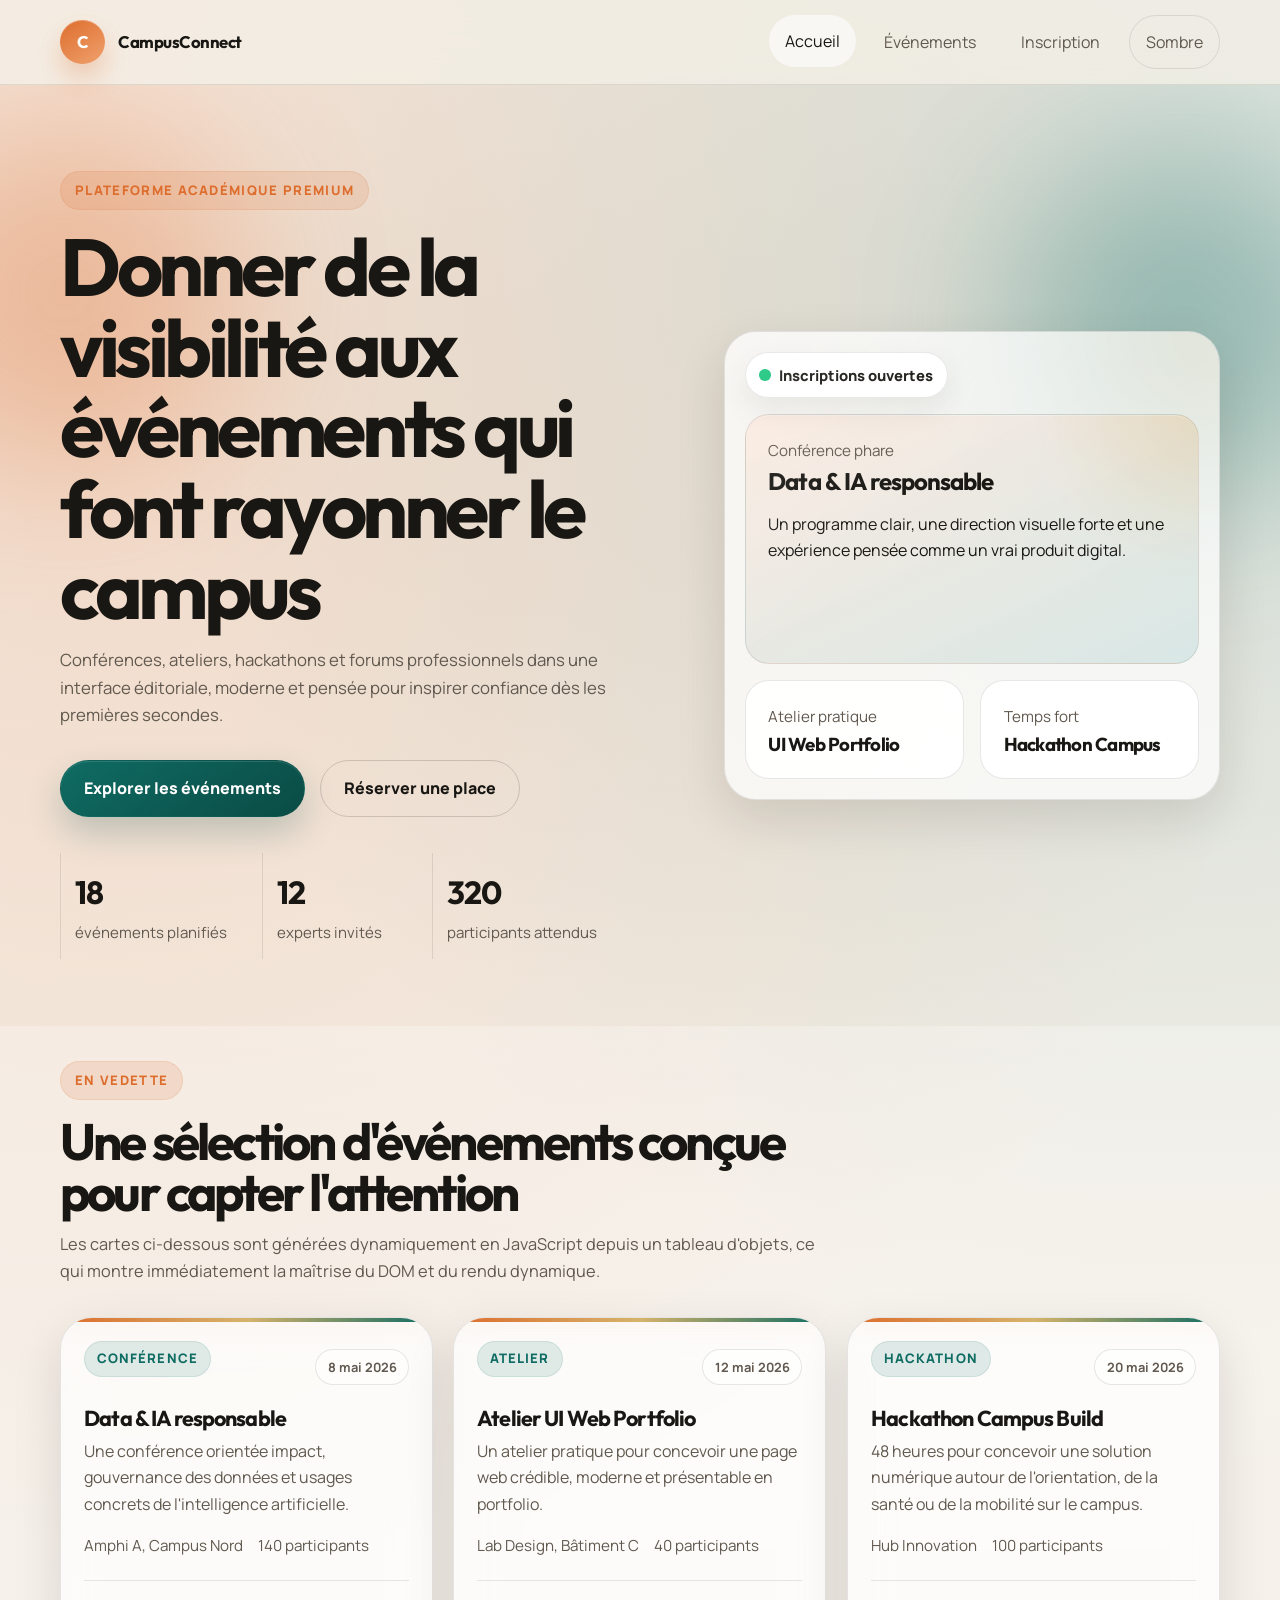
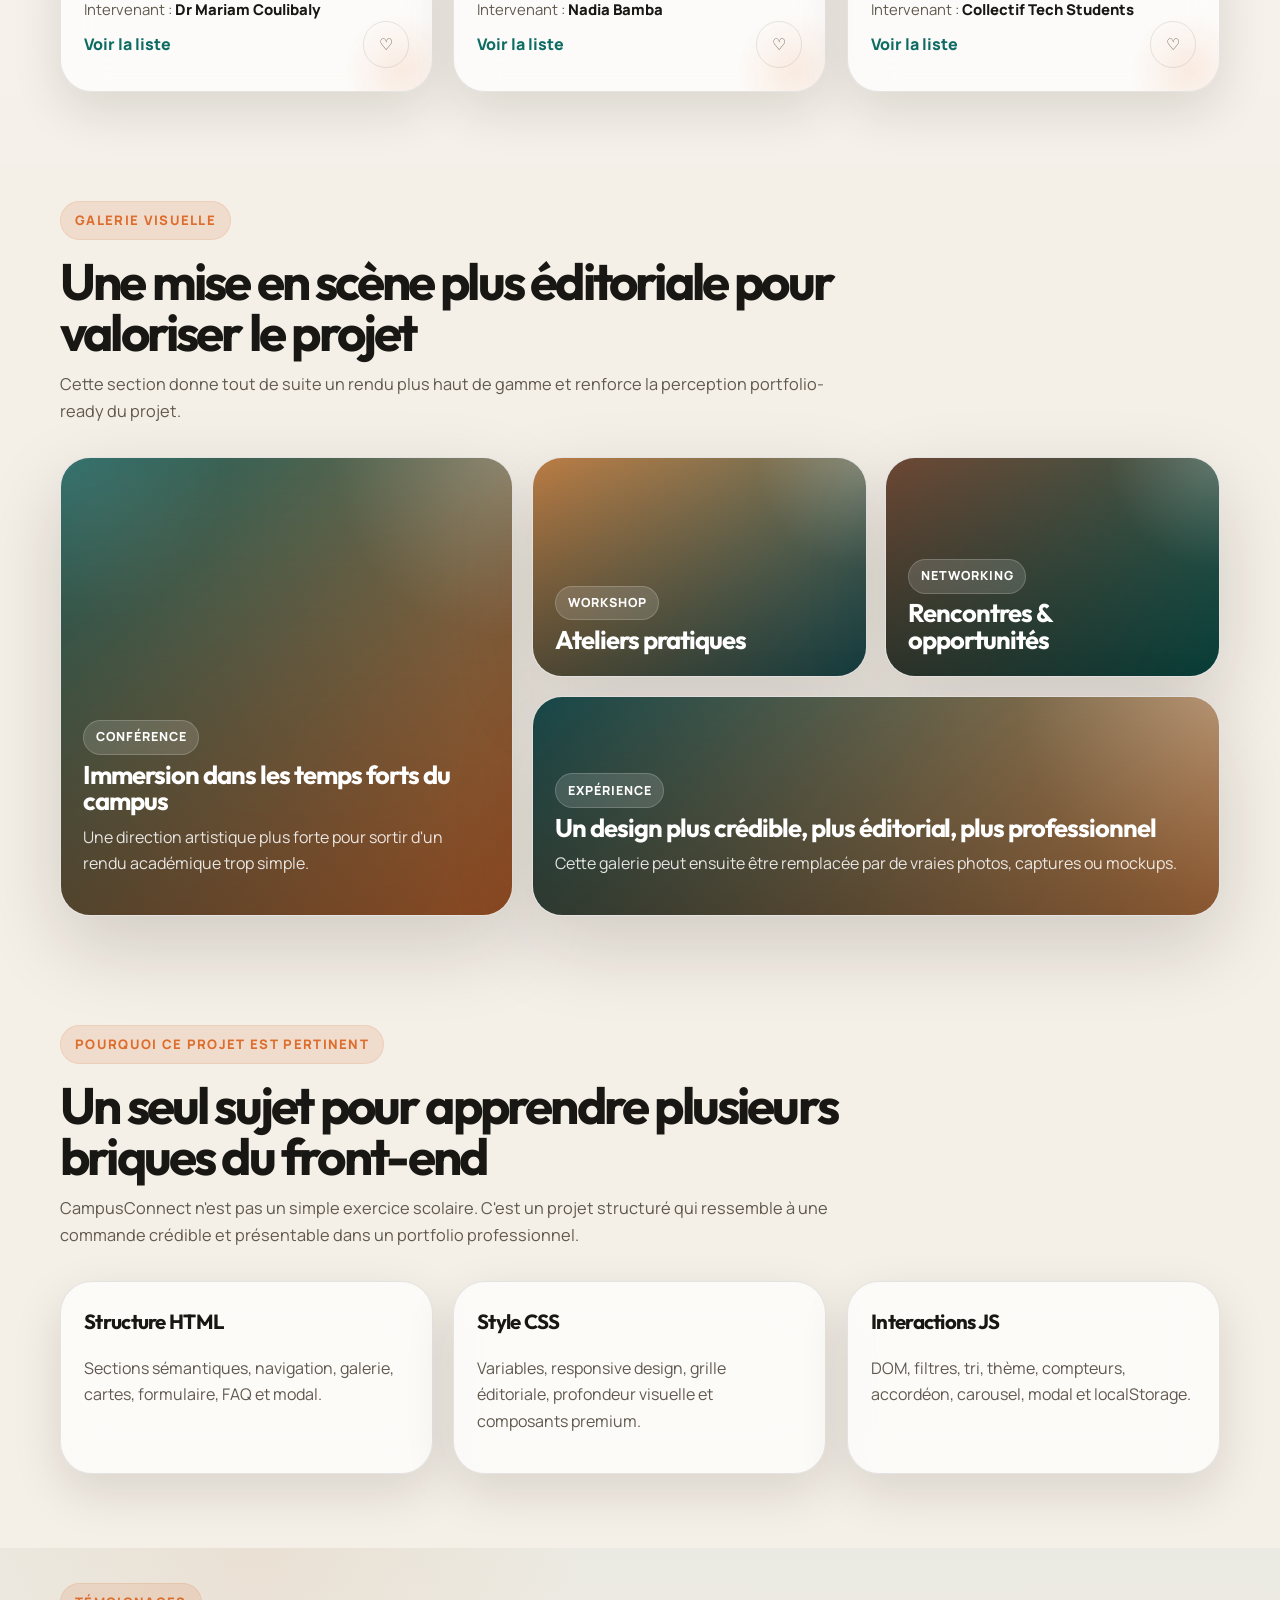
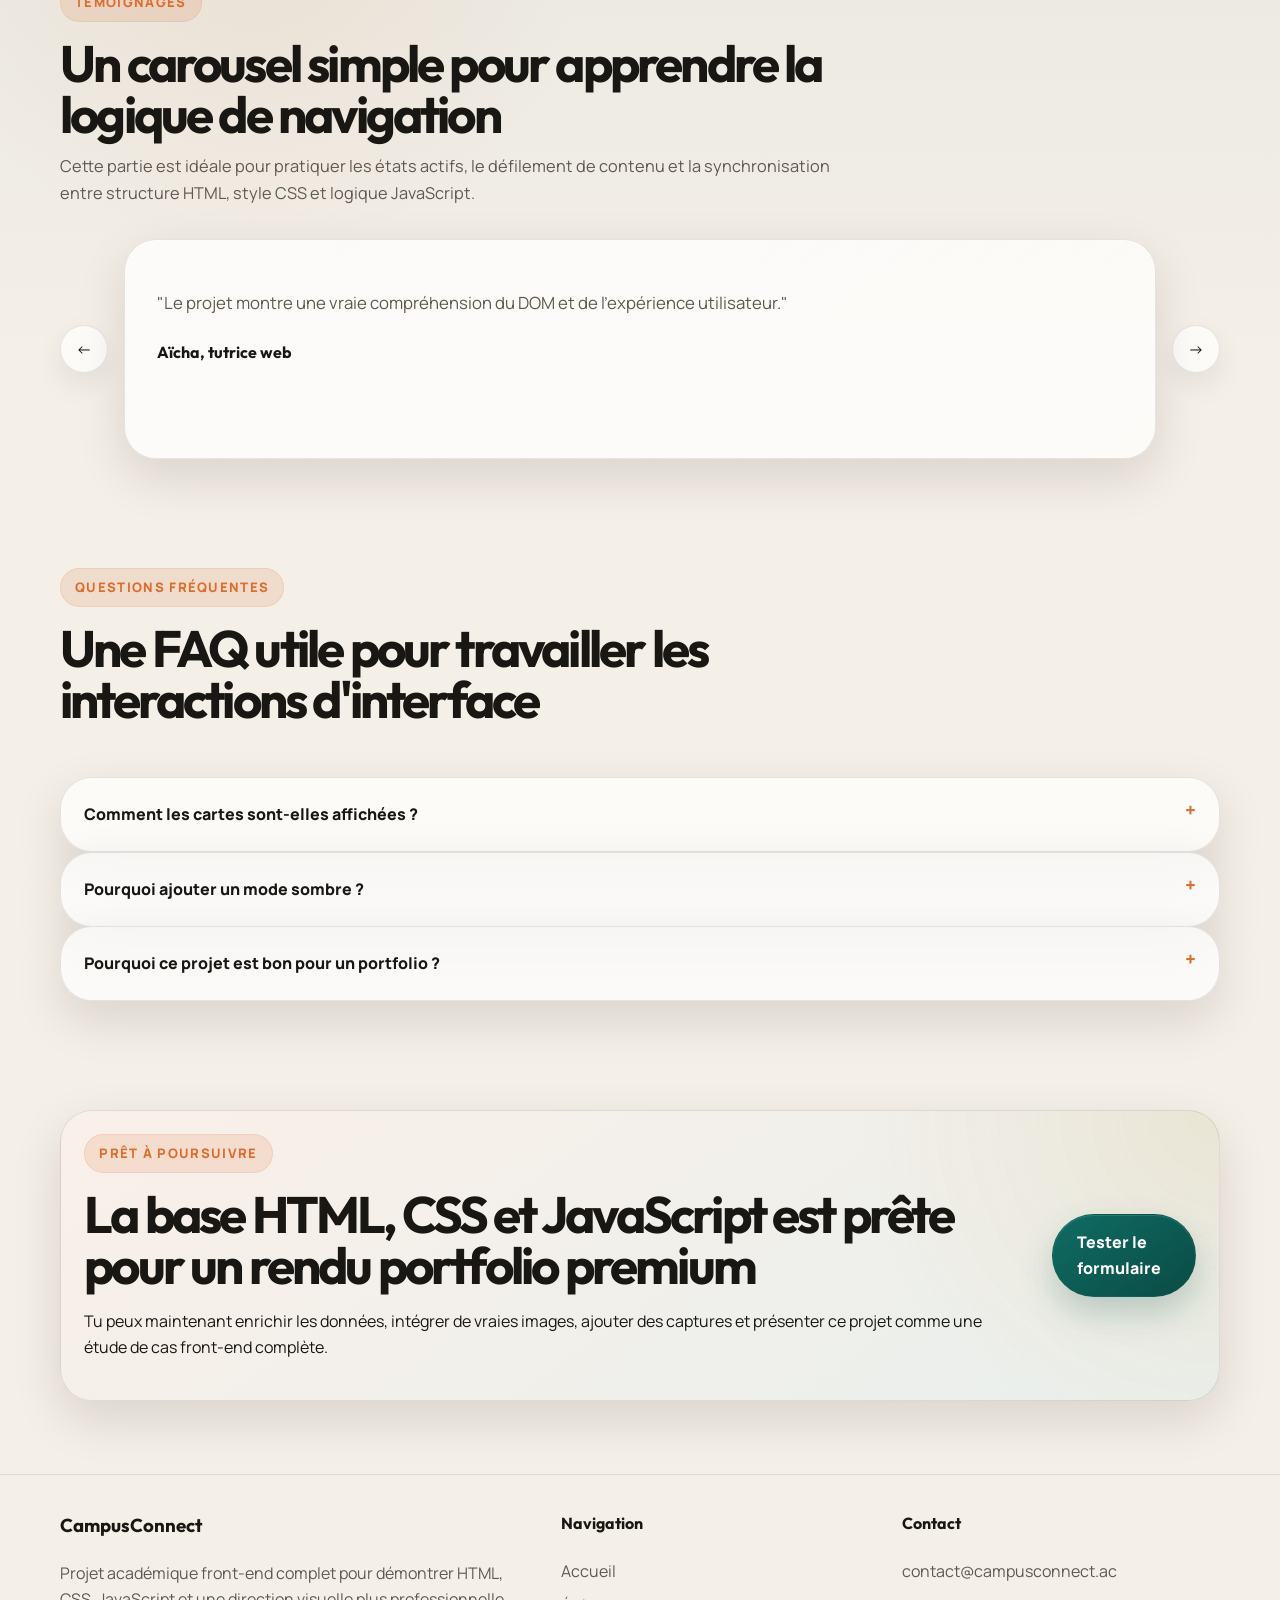
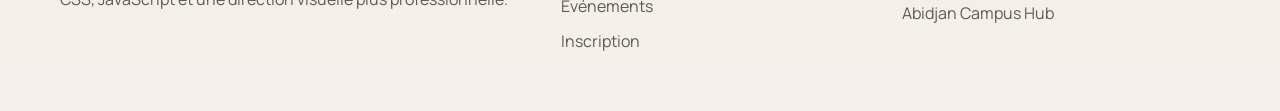
<file: index.html>
<!DOCTYPE html>
<html lang="fr">

<head>
    <meta charset="UTF-8">
    <meta name="viewport" content="width=device-width, initial-scale=1.0">
    <title>CampusConnect | Accueil</title>
    <meta name="description"
        content="CampusConnect, une plateforme vitrine premium pour découvrir et rejoindre des événements académiques.">
    <link rel="preconnect" href="https://fonts.googleapis.com">
    <link rel="preconnect" href="https://fonts.gstatic.com" crossorigin>
    <link
        href="https://fonts.googleapis.com/css2?family=Manrope:wght@400;500;600;700;800&family=Outfit:wght@500;600;700&display=swap"
        rel="stylesheet">
    <link rel="stylesheet" href="css/style.css">
    <link rel="stylesheet" href="css/animations.css">
    <link rel="stylesheet" href="css/responsive.css">
</head>

<body>
    <header class="site-header">
        <div class="container nav-shell">
            <a class="brand" href="index.html">
                <span class="brand-mark">C</span>
                <span class="brand-text">CampusConnect</span>
            </a>

            <button class="menu-toggle" id="menuToggle" type="button" aria-label="Ouvrir le menu">
                <span></span>
                <span></span>
            </button>

            <nav class="site-nav" id="siteNav">
                <a href="index.html" class="active">Accueil</a>
                <a href="events.html">Événements</a>
                <a href="contact.html">Inscription</a>
                <button class="theme-toggle" id="themeToggle" type="button" aria-label="Changer le thème">
                    Theme
                </button>
            </nav>
        </div>
    </header>

    <main>
        <section class="hero">
            <div class="hero-orb hero-orb-left"></div>
            <div class="hero-orb hero-orb-right"></div>

            <div class="container hero-grid">
                <div class="hero-copy reveal">
                    <span class="eyebrow">Plateforme académique premium</span>
                    <h1>Donner de la visibilité aux événements qui font rayonner le campus</h1>
                    <p>
                        Conférences, ateliers, hackathons et forums professionnels dans une interface
                        éditoriale, moderne et pensée pour inspirer confiance dès les premières secondes.
                    </p>

                    <div class="hero-actions">
                        <a class="btn btn-primary" href="events.html">Explorer les événements</a>
                        <a class="btn btn-secondary" href="contact.html">Réserver une place</a>
                    </div>

                    <div class="hero-metrics">
                        <div>
                            <strong class="counter" data-target="18">0</strong>
                            <span>événements planifiés</span>
                        </div>
                        <div>
                            <strong class="counter" data-target="12">0</strong>
                            <span>experts invités</span>
                        </div>
                        <div>
                            <strong class="counter" data-target="320">0</strong>
                            <span>participants attendus</span>
                        </div>
                    </div>
                </div>

                <div class="hero-panel reveal">
                    <div class="hero-surface">
                        <div class="status-chip">
                            <span class="status-dot"></span>
                            Inscriptions ouvertes
                        </div>

                        <div class="surface-card surface-card-primary">
                            <span>Conférence phare</span>
                            <h2>Data & IA responsable</h2>
                            <p>
                                Un programme clair, une direction visuelle forte et une expérience pensée
                                comme un vrai produit digital.
                            </p>
                        </div>

                        <div class="surface-stack">
                            <div class="surface-card">
                                <span>Atelier pratique</span>
                                <h3>UI Web Portfolio</h3>
                            </div>
                            <div class="surface-card">
                                <span>Temps fort</span>
                                <h3>Hackathon Campus</h3>
                            </div>
                        </div>
                    </div>
                </div>
            </div>
        </section>

        <section class="section section-muted">
            <div class="container">
                <div class="section-heading reveal">
                    <span class="eyebrow">En vedette</span>
                    <h2>Une sélection d'événements conçue pour capter l'attention</h2>
                    <p>
                        Les cartes ci-dessous sont générées dynamiquement en JavaScript depuis un tableau
                        d'objets, ce qui montre immédiatement la maîtrise du DOM et du rendu dynamique.
                    </p>
                </div>

                <div class="event-grid" id="featuredEvents"></div>
            </div>
        </section>

        <section class="section">
            <div class="container">
                <div class="section-heading reveal">
                    <span class="eyebrow">Galerie visuelle</span>
                    <h2>Une mise en scène plus éditoriale pour valoriser le projet</h2>
                    <p>
                        Cette section donne tout de suite un rendu plus haut de gamme et renforce la
                        perception portfolio-ready du projet.
                    </p>
                </div>

                <div class="gallery-grid">
                    <article class="gallery-panel gallery-panel-tall reveal shot-a">
                        <div class="gallery-overlay">
                            <span class="gallery-tag">Conférence</span>
                            <h3>Immersion dans les temps forts du campus</h3>
                            <p>
                                Une direction artistique plus forte pour sortir d'un rendu académique trop simple.
                            </p>
                        </div>
                    </article>

                    <article class="gallery-panel reveal shot-b">
                        <div class="gallery-overlay">
                            <span class="gallery-tag">Workshop</span>
                            <h3>Ateliers pratiques</h3>
                        </div>
                    </article>

                    <article class="gallery-panel reveal shot-c">
                        <div class="gallery-overlay">
                            <span class="gallery-tag">Networking</span>
                            <h3>Rencontres & opportunités</h3>
                        </div>
                    </article>

                    <article class="gallery-panel gallery-panel-wide reveal shot-d">
                        <div class="gallery-overlay">
                            <span class="gallery-tag">Expérience</span>
                            <h3>Un design plus crédible, plus éditorial, plus professionnel</h3>
                            <p>
                                Cette galerie peut ensuite être remplacée par de vraies photos, captures ou mockups.
                            </p>
                        </div>
                    </article>
                </div>
            </div>
        </section>

        <section class="section">
            <div class="container">
                <div class="section-heading reveal">
                    <span class="eyebrow">Pourquoi ce projet est pertinent</span>
                    <h2>Un seul sujet pour apprendre plusieurs briques du front-end</h2>
                    <p>
                        CampusConnect n'est pas un simple exercice scolaire. C'est un projet structuré qui
                        ressemble à une commande crédible et présentable dans un portfolio professionnel.
                    </p>
                </div>

                <div class="feature-grid">
                    <article class="feature-card reveal">
                        <h3>Structure HTML</h3>
                        <p>Sections sémantiques, navigation, galerie, cartes, formulaire, FAQ et modal.</p>
                    </article>
                    <article class="feature-card reveal">
                        <h3>Style CSS</h3>
                        <p>Variables, responsive design, grille éditoriale, profondeur visuelle et composants premium.
                        </p>
                    </article>
                    <article class="feature-card reveal">
                        <h3>Interactions JS</h3>
                        <p>DOM, filtres, tri, thème, compteurs, accordéon, carousel, modal et localStorage.</p>
                    </article>
                </div>
            </div>
        </section>

        <section class="section section-accent">
            <div class="container">
                <div class="section-heading reveal">
                    <span class="eyebrow">Témoignages</span>
                    <h2>Un carousel simple pour apprendre la logique de navigation</h2>
                    <p>
                        Cette partie est idéale pour pratiquer les états actifs, le défilement de contenu et
                        la synchronisation entre structure HTML, style CSS et logique JavaScript.
                    </p>
                </div>

                <div class="carousel reveal" aria-label="Témoignages">
                    <button class="carousel-button" id="prevSlide" type="button" aria-label="Slide précédent">←</button>

                    <div class="carousel-track" id="testimonialTrack">
                        <article class="testimonial-card active">
                            <p>"Le projet montre une vraie compréhension du DOM et de l'expérience utilisateur."</p>
                            <strong>Aïcha, tutrice web</strong>
                        </article>

                        <article class="testimonial-card">
                            <p>"Le design est plus mature, plus cohérent et plus convaincant qu'un simple mini-projet."
                            </p>
                            <strong>Koffi, étudiant développeur</strong>
                        </article>

                        <article class="testimonial-card">
                            <p>"C'est un excellent sujet de portfolio parce qu'il ressemble à une vraie plateforme
                                événementielle."</p>
                            <strong>Nina, responsable pédagogique</strong>
                        </article>
                    </div>

                    <button class="carousel-button" id="nextSlide" type="button" aria-label="Slide suivant">→</button>
                </div>
            </div>
        </section>

        <section class="section">
            <div class="container faq-layout">
                <div class="section-heading reveal">
                    <span class="eyebrow">Questions fréquentes</span>
                    <h2>Une FAQ utile pour travailler les interactions d'interface</h2>
                </div>

                <div class="faq-list">
                    <article class="faq-item reveal">
                        <button class="faq-question" type="button">Comment les cartes sont-elles affichées ?</button>
                        <div class="faq-answer">
                            <p>Les événements sont stockés dans un tableau JavaScript puis injectés dynamiquement dans
                                le DOM.</p>
                        </div>
                    </article>

                    <article class="faq-item reveal">
                        <button class="faq-question" type="button">Pourquoi ajouter un mode sombre ?</button>
                        <div class="faq-answer">
                            <p>Parce qu'il permet de travailler les variables CSS, les états visuels et la persistance
                                via localStorage.</p>
                        </div>
                    </article>

                    <article class="faq-item reveal">
                        <button class="faq-question" type="button">Pourquoi ce projet est bon pour un portfolio
                            ?</button>
                        <div class="faq-answer">
                            <p>Parce qu'il montre une interface complète, un design soigné et plusieurs fonctionnalités
                                interactives réalistes.</p>
                        </div>
                    </article>
                </div>
            </div>
        </section>

        <section class="section">
            <div class="container">
                <div class="cta-panel reveal">
                    <div>
                        <span class="eyebrow">Prêt à poursuivre</span>
                        <h2>La base HTML, CSS et JavaScript est prête pour un rendu portfolio premium</h2>
                        <p>
                            Tu peux maintenant enrichir les données, intégrer de vraies images, ajouter des captures
                            et présenter ce projet comme une étude de cas front-end complète.
                        </p>
                    </div>
                    <a class="btn btn-primary" href="contact.html">Tester le formulaire</a>
                </div>
            </div>
        </section>
    </main>

    <footer class="site-footer">
        <div class="container footer-grid">
            <div>
                <h3>CampusConnect</h3>
                <p>
                    Projet académique front-end complet pour démontrer HTML, CSS, JavaScript et une direction
                    visuelle plus professionnelle.
                </p>
            </div>

            <div>
                <h4>Navigation</h4>
                <a href="index.html">Accueil</a>
                <a href="events.html">Événements</a>
                <a href="contact.html">Inscription</a>
            </div>

            <div>
                <h4>Contact</h4>
                <p>contact@campusconnect.ac</p>
                <p>Abidjan Campus Hub</p>
            </div>
        </div>
    </footer>

    <button class="back-to-top" id="backToTop" type="button" aria-label="Retour en haut">↑</button>

    <script src="js/data.js"></script>
    <script src="js/theme.js"></script>
    <script src="js/carousel.js"></script>
    <script src="js/main.js"></script>
</body>

</html>
</file>
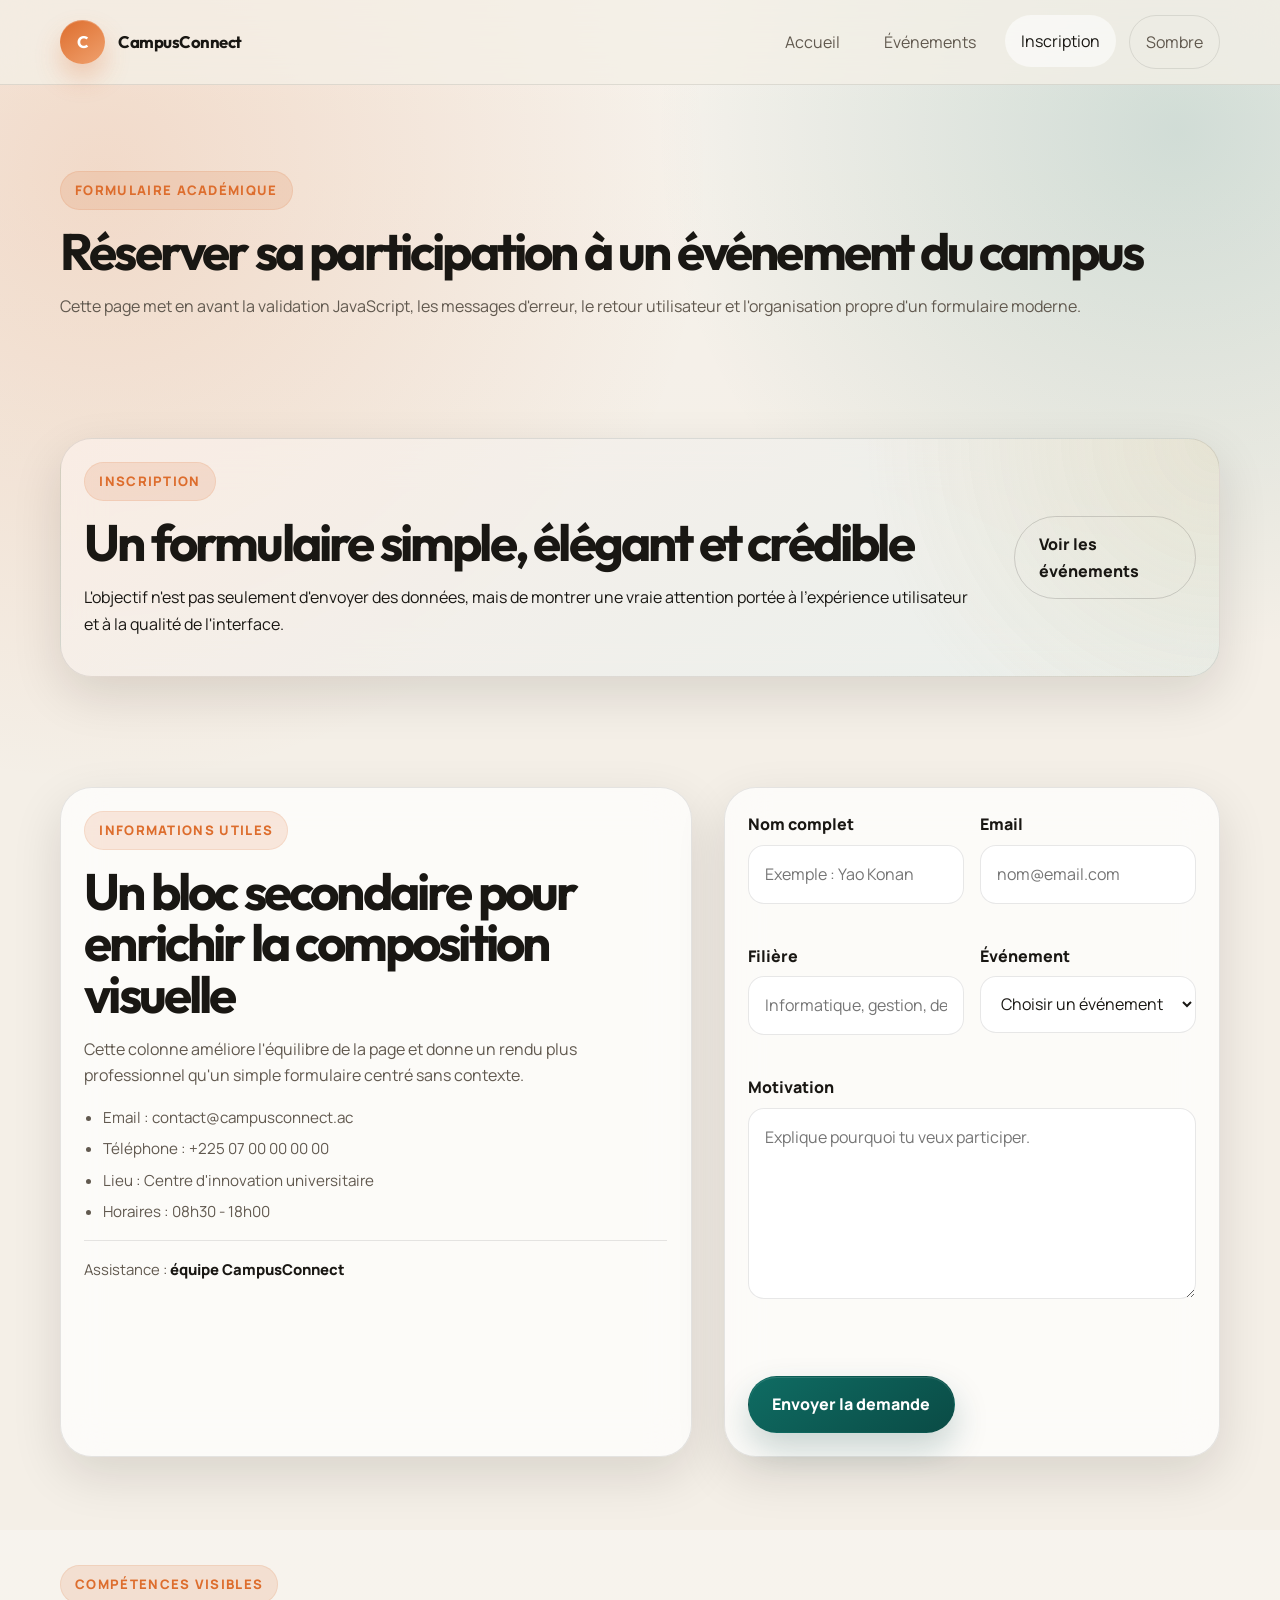
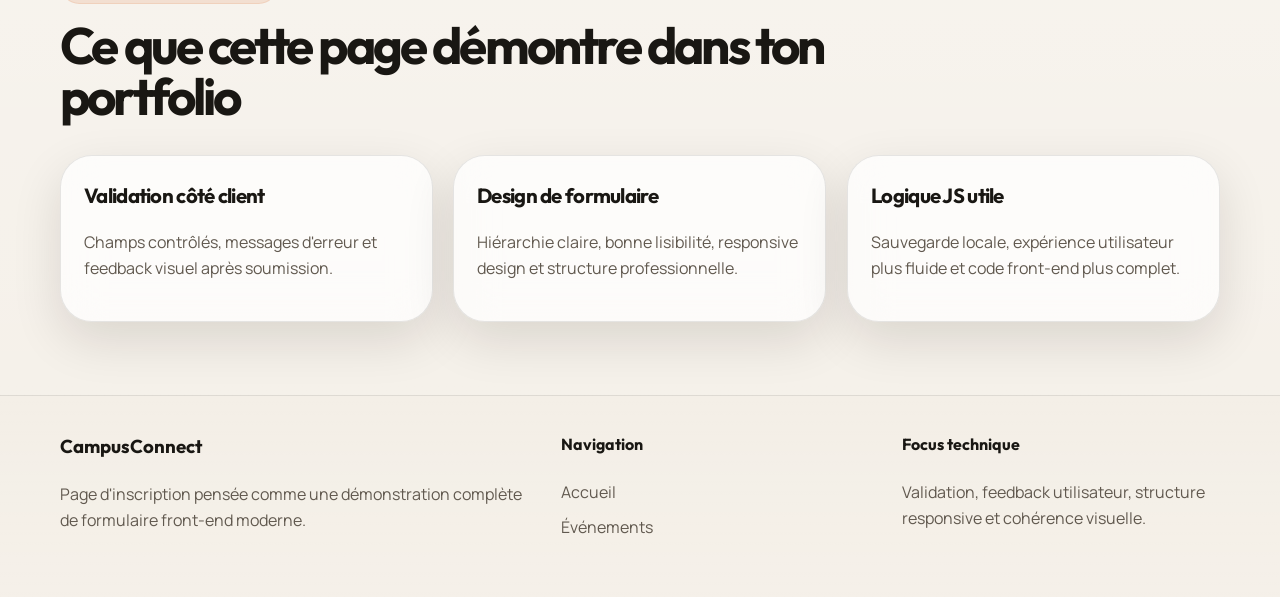
<file: contact.html>
<!DOCTYPE html>
<html lang="fr">

<head>
  <meta charset="UTF-8">
  <meta name="viewport" content="width=device-width, initial-scale=1.0">
  <title>CampusConnect | Inscription</title>
  <meta name="description"
    content="Formulaire premium d'inscription aux événements académiques de CampusConnect avec validation JavaScript.">
  <link rel="preconnect" href="https://fonts.googleapis.com">
  <link rel="preconnect" href="https://fonts.gstatic.com" crossorigin>
  <link
    href="https://fonts.googleapis.com/css2?family=Manrope:wght@400;500;600;700;800&family=Outfit:wght@500;600;700&display=swap"
    rel="stylesheet">
  <link rel="stylesheet" href="css/style.css">
  <link rel="stylesheet" href="css/animations.css">
  <link rel="stylesheet" href="css/responsive.css">
</head>

<body>
  <header class="site-header">
    <div class="container nav-shell">
      <a class="brand" href="index.html">
        <span class="brand-mark">C</span>
        <span class="brand-text">CampusConnect</span>
      </a>

      <button class="menu-toggle" id="menuToggle" type="button" aria-label="Ouvrir le menu">
        <span></span>
        <span></span>
      </button>

      <nav class="site-nav" id="siteNav">
        <a href="index.html">Accueil</a>
        <a href="events.html">Événements</a>
        <a href="contact.html" class="active">Inscription</a>
        <button class="theme-toggle" id="themeToggle" type="button" aria-label="Changer le thème">
          Theme
        </button>
      </nav>
    </div>
  </header>

  <main>
    <section class="page-banner">
      <div class="container banner-content reveal">
        <span class="eyebrow">Formulaire académique</span>
        <h1>Réserver sa participation à un événement du campus</h1>
        <p>
          Cette page met en avant la validation JavaScript, les messages d'erreur, le retour
          utilisateur et l'organisation propre d'un formulaire moderne.
        </p>
      </div>
    </section>

    <section class="section">
      <div class="container">
        <div class="cta-panel reveal">
          <div>
            <span class="eyebrow">Inscription</span>
            <h2>Un formulaire simple, élégant et crédible</h2>
            <p>
              L'objectif n'est pas seulement d'envoyer des données, mais de montrer une vraie
              attention portée à l'expérience utilisateur et à la qualité de l'interface.
            </p>
          </div>
          <a class="btn btn-secondary" href="events.html">Voir les événements</a>
        </div>
      </div>
    </section>

    <section class="section">
      <div class="container contact-layout">
        <aside class="contact-panel reveal">
          <span class="eyebrow">Informations utiles</span>
          <h2>Un bloc secondaire pour enrichir la composition visuelle</h2>
          <p>
            Cette colonne améliore l'équilibre de la page et donne un rendu plus professionnel
            qu'un simple formulaire centré sans contexte.
          </p>

          <ul class="contact-points">
            <li>Email : contact@campusconnect.ac</li>
            <li>Téléphone : +225 07 00 00 00 00</li>
            <li>Lieu : Centre d'innovation universitaire</li>
            <li>Horaires : 08h30 - 18h00</li>
          </ul>

          <div class="event-speaker">
            Assistance : <strong>équipe CampusConnect</strong>
          </div>
        </aside>

        <form class="form-card reveal" id="registrationForm" novalidate>
          <div class="form-row">
            <div class="form-field">
              <label for="fullname">Nom complet</label>
              <input id="fullname" name="fullname" type="text" placeholder="Exemple : Yao Konan">
              <small class="error-message"></small>
            </div>

            <div class="form-field">
              <label for="email">Email</label>
              <input id="email" name="email" type="email" placeholder="nom@email.com">
              <small class="error-message"></small>
            </div>
          </div>

          <div class="form-row">
            <div class="form-field">
              <label for="department">Filière</label>
              <input id="department" name="department" type="text" placeholder="Informatique, gestion, design...">
              <small class="error-message"></small>
            </div>

            <div class="form-field">
              <label for="event">Événement</label>
              <select id="event" name="event">
                <option value="">Choisir un événement</option>
                <option value="Data & IA responsable">Data & IA responsable</option>
                <option value="Atelier UI Web Portfolio">Atelier UI Web Portfolio</option>
                <option value="Hackathon Campus Build">Hackathon Campus Build</option>
                <option value="Forum Orientation & Carrière">Forum Orientation & Carrière</option>
              </select>
              <small class="error-message"></small>
            </div>
          </div>

          <div class="form-field">
            <label for="message">Motivation</label>
            <textarea id="message" name="message" rows="6"
              placeholder="Explique pourquoi tu veux participer."></textarea>
            <small class="error-message"></small>
          </div>

          <div class="form-actions">
            <button class="btn btn-primary" type="submit">Envoyer la demande</button>
            <p class="form-feedback" id="formMessage" aria-live="polite"></p>
          </div>
        </form>
      </div>
    </section>

    <section class="section section-muted">
      <div class="container">
        <div class="section-heading reveal">
          <span class="eyebrow">Compétences visibles</span>
          <h2>Ce que cette page démontre dans ton portfolio</h2>
        </div>

        <div class="feature-grid">
          <article class="feature-card reveal">
            <h3>Validation côté client</h3>
            <p>Champs contrôlés, messages d'erreur et feedback visuel après soumission.</p>
          </article>
          <article class="feature-card reveal">
            <h3>Design de formulaire</h3>
            <p>Hiérarchie claire, bonne lisibilité, responsive design et structure professionnelle.</p>
          </article>
          <article class="feature-card reveal">
            <h3>Logique JS utile</h3>
            <p>Sauvegarde locale, expérience utilisateur plus fluide et code front-end plus complet.</p>
          </article>
        </div>
      </div>
    </section>
  </main>

  <footer class="site-footer">
    <div class="container footer-grid">
      <div>
        <h3>CampusConnect</h3>
        <p>Page d'inscription pensée comme une démonstration complète de formulaire front-end moderne.</p>
      </div>

      <div>
        <h4>Navigation</h4>
        <a href="index.html">Accueil</a>
        <a href="events.html">Événements</a>
      </div>

      <div>
        <h4>Focus technique</h4>
        <p>Validation, feedback utilisateur, structure responsive et cohérence visuelle.</p>
      </div>
    </div>
  </footer>

  <button class="back-to-top" id="backToTop" type="button" aria-label="Retour en haut">↑</button>

  <script src="js/theme.js"></script>
  <script src="js/form.js"></script>
  <script src="js/main.js"></script>
</body>

</html>
</file>
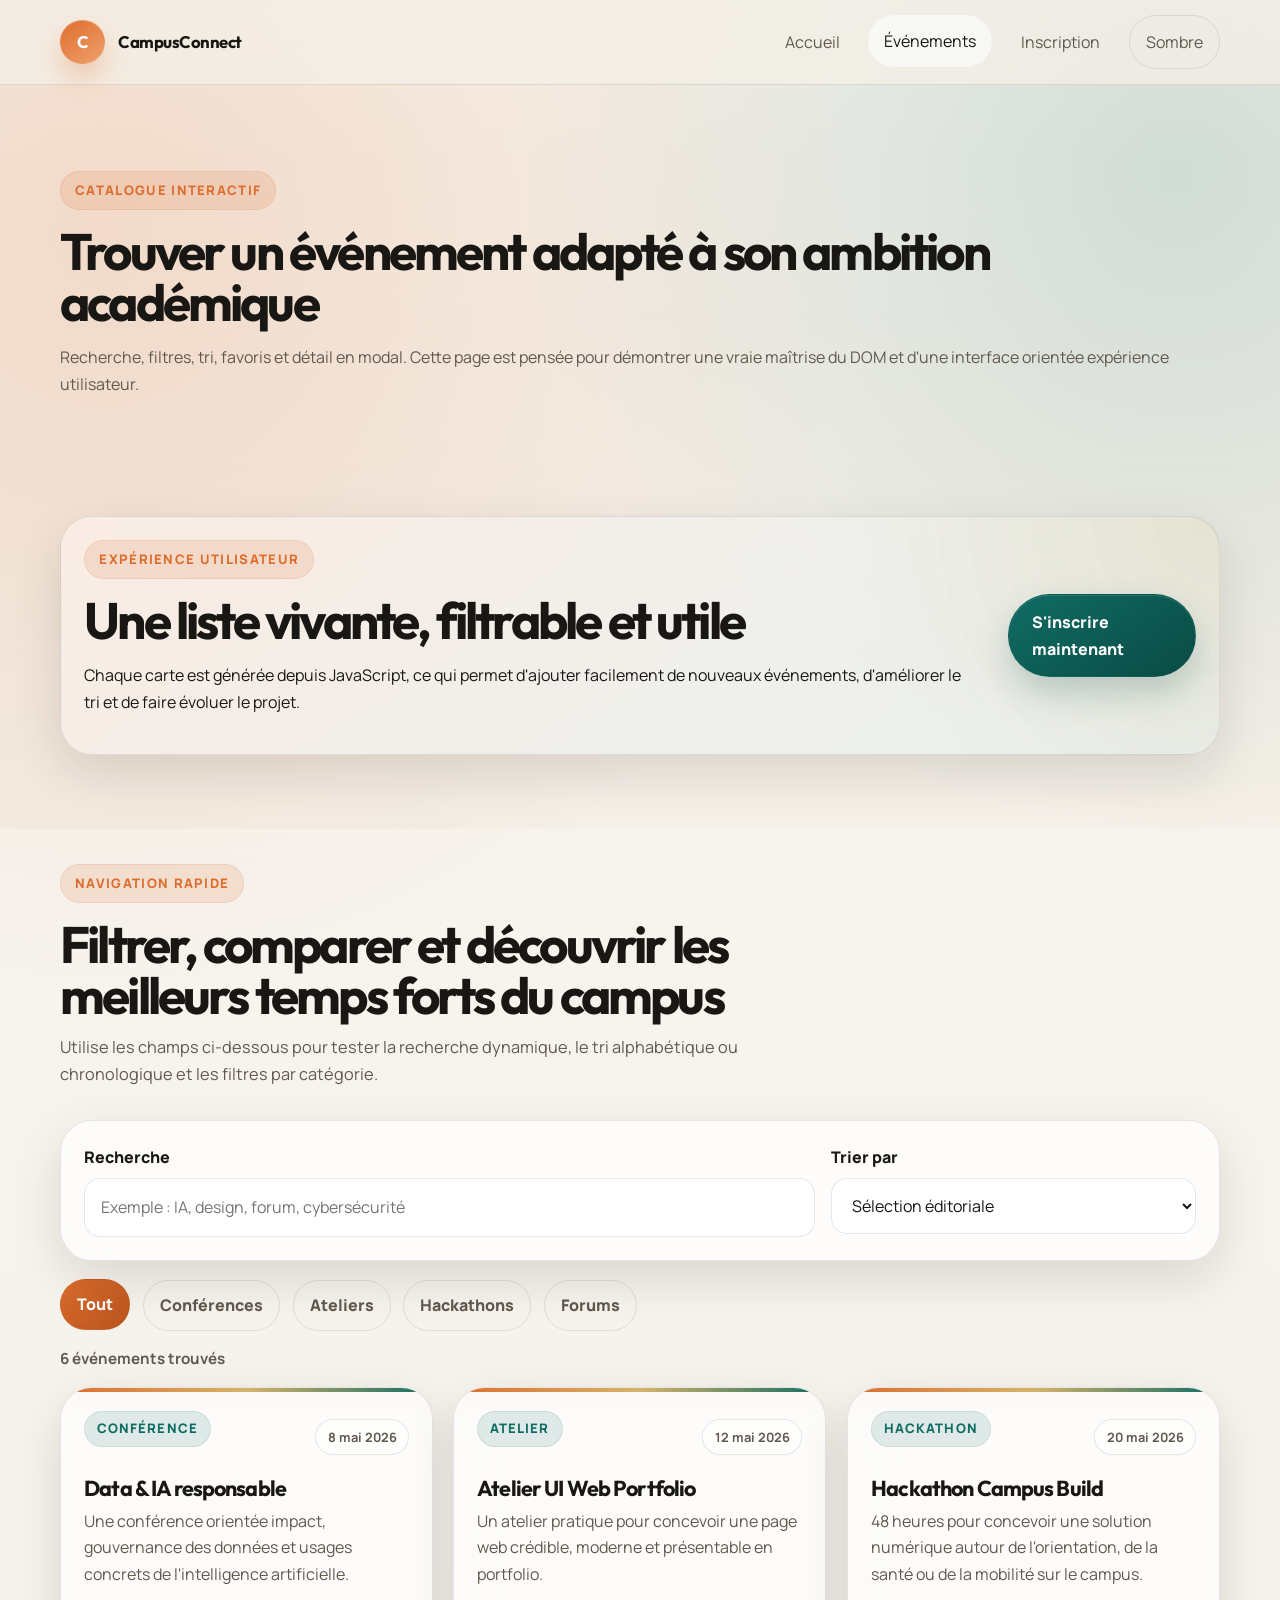
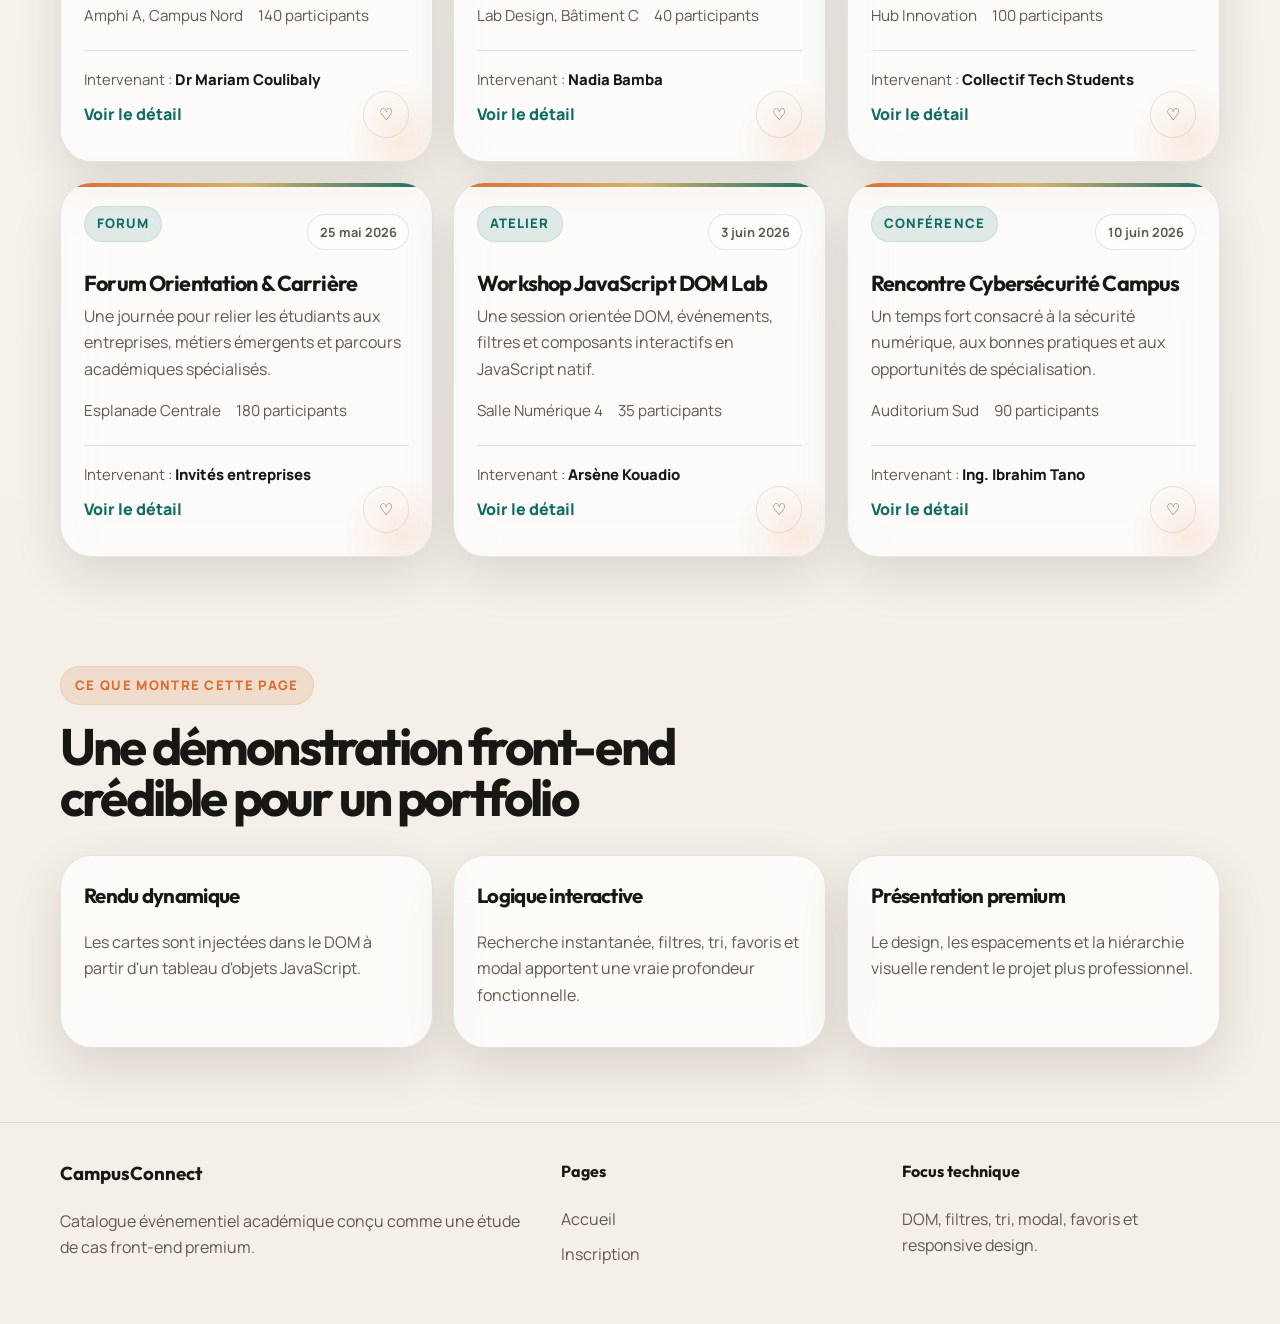
<file: events.html>
<!DOCTYPE html>
<html lang="fr">

<head>
    <meta charset="UTF-8">
    <meta name="viewport" content="width=device-width, initial-scale=1.0">
    <title>CampusConnect | Événements</title>
    <meta name="description"
        content="Catalogue premium des événements académiques de CampusConnect avec filtres, tri, favoris et modal.">
    <link rel="preconnect" href="https://fonts.googleapis.com">
    <link rel="preconnect" href="https://fonts.gstatic.com" crossorigin>
    <link
        href="https://fonts.googleapis.com/css2?family=Manrope:wght@400;500;600;700;800&family=Outfit:wght@500;600;700&display=swap"
        rel="stylesheet">
    <link rel="stylesheet" href="css/style.css">
    <link rel="stylesheet" href="css/animations.css">
    <link rel="stylesheet" href="css/responsive.css">
</head>

<body>
    <header class="site-header">
        <div class="container nav-shell">
            <a class="brand" href="index.html">
                <span class="brand-mark">C</span>
                <span class="brand-text">CampusConnect</span>
            </a>

            <button class="menu-toggle" id="menuToggle" type="button" aria-label="Ouvrir le menu">
                <span></span>
                <span></span>
            </button>

            <nav class="site-nav" id="siteNav">
                <a href="index.html">Accueil</a>
                <a href="events.html" class="active">Événements</a>
                <a href="contact.html">Inscription</a>
                <button class="theme-toggle" id="themeToggle" type="button" aria-label="Changer le thème">
                    Theme
                </button>
            </nav>
        </div>
    </header>

    <main>
        <section class="page-banner">
            <div class="container banner-content reveal">
                <span class="eyebrow">Catalogue interactif</span>
                <h1>Trouver un événement adapté à son ambition académique</h1>
                <p>
                    Recherche, filtres, tri, favoris et détail en modal. Cette page est pensée pour
                    démontrer une vraie maîtrise du DOM et d'une interface orientée expérience utilisateur.
                </p>
            </div>
        </section>

        <section class="section">
            <div class="container">
                <div class="cta-panel reveal">
                    <div>
                        <span class="eyebrow">Expérience utilisateur</span>
                        <h2>Une liste vivante, filtrable et utile</h2>
                        <p>
                            Chaque carte est générée depuis JavaScript, ce qui permet d'ajouter facilement
                            de nouveaux événements, d'améliorer le tri et de faire évoluer le projet.
                        </p>
                    </div>
                    <a class="btn btn-primary" href="contact.html">S'inscrire maintenant</a>
                </div>
            </div>
        </section>

        <section class="section section-muted">
            <div class="container">
                <div class="section-heading reveal">
                    <span class="eyebrow">Navigation rapide</span>
                    <h2>Filtrer, comparer et découvrir les meilleurs temps forts du campus</h2>
                    <p>
                        Utilise les champs ci-dessous pour tester la recherche dynamique, le tri alphabétique
                        ou chronologique et les filtres par catégorie.
                    </p>
                </div>

                <div class="filter-panel reveal">
                    <div class="filter-search">
                        <label for="searchInput">Recherche</label>
                        <input id="searchInput" type="search" placeholder="Exemple : IA, design, forum, cybersécurité">
                    </div>

                    <div class="filter-search">
                        <label for="sortSelect">Trier par</label>
                        <select id="sortSelect">
                            <option value="featured">Sélection éditoriale</option>
                            <option value="date">Date</option>
                            <option value="title">Titre</option>
                        </select>
                    </div>
                </div>

                <div class="chip-group reveal">
                    <button class="chip active" type="button" data-category="all">Tout</button>
                    <button class="chip" type="button" data-category="conference">Conférences</button>
                    <button class="chip" type="button" data-category="atelier">Ateliers</button>
                    <button class="chip" type="button" data-category="hackathon">Hackathons</button>
                    <button class="chip" type="button" data-category="forum">Forums</button>
                </div>

                <div class="results-bar reveal">
                    <p id="resultsCount">0 événement</p>
                </div>

                <div class="event-grid" id="eventsContainer"></div>
            </div>
        </section>

        <section class="section">
            <div class="container">
                <div class="section-heading reveal">
                    <span class="eyebrow">Ce que montre cette page</span>
                    <h2>Une démonstration front-end crédible pour un portfolio</h2>
                </div>

                <div class="feature-grid">
                    <article class="feature-card reveal">
                        <h3>Rendu dynamique</h3>
                        <p>Les cartes sont injectées dans le DOM à partir d'un tableau d'objets JavaScript.</p>
                    </article>
                    <article class="feature-card reveal">
                        <h3>Logique interactive</h3>
                        <p>Recherche instantanée, filtres, tri, favoris et modal apportent une vraie profondeur
                            fonctionnelle.</p>
                    </article>
                    <article class="feature-card reveal">
                        <h3>Présentation premium</h3>
                        <p>Le design, les espacements et la hiérarchie visuelle rendent le projet plus professionnel.
                        </p>
                    </article>
                </div>
            </div>
        </section>
    </main>

    <div class="modal" id="eventModal" aria-hidden="true">
        <div class="modal-dialog">
            <button class="modal-close" id="closeModal" type="button" aria-label="Fermer">×</button>
            <div id="modalBody"></div>
        </div>
    </div>

    <footer class="site-footer">
        <div class="container footer-grid">
            <div>
                <h3>CampusConnect</h3>
                <p>Catalogue événementiel académique conçu comme une étude de cas front-end premium.</p>
            </div>

            <div>
                <h4>Pages</h4>
                <a href="index.html">Accueil</a>
                <a href="contact.html">Inscription</a>
            </div>

            <div>
                <h4>Focus technique</h4>
                <p>DOM, filtres, tri, modal, favoris et responsive design.</p>
            </div>
        </div>
    </footer>

    <button class="back-to-top" id="backToTop" type="button" aria-label="Retour en haut">↑</button>

    <script src="js/data.js"></script>
    <script src="js/theme.js"></script>
    <script src="js/modal.js"></script>
    <script src="js/events.js"></script>
    <script src="js/main.js"></script>
</body>

</html>
</file>
<file: css/style.css>
:root {
    --bg: #f4efe7;
    --bg-soft: #fbf7f1;
    --surface: rgba(255, 255, 255, 0.72);
    --surface-strong: rgba(255, 255, 255, 0.92);
    --surface-solid: #ffffff;
    --text: #191713;
    --text-soft: #61594f;
    --text-muted: #8d8479;
    --primary: #0f6c63;
    --primary-strong: #0a4b45;
    --primary-soft: rgba(15, 108, 99, 0.12);
    --accent: #dd6d2d;
    --accent-strong: #b8541e;
    --accent-soft: rgba(221, 109, 45, 0.14);
    --gold: #d6b36a;
    --line: rgba(25, 23, 19, 0.1);
    --line-strong: rgba(25, 23, 19, 0.16);
    --shadow-sm: 0 12px 30px rgba(27, 20, 11, 0.08);
    --shadow-md: 0 18px 50px rgba(27, 20, 11, 0.12);
    --shadow-lg: 0 30px 80px rgba(27, 20, 11, 0.16);
    --radius-xl: 32px;
    --radius-lg: 24px;
    --radius-md: 18px;
    --radius-sm: 14px;
    --container: min(1160px, calc(100% - 2rem));
}

body.dark-theme {
    --bg: #0d1211;
    --bg-soft: #131918;
    --surface: rgba(20, 26, 24, 0.74);
    --surface-strong: rgba(20, 26, 24, 0.9);
    --surface-solid: #1a211f;
    --text: #f5f1e9;
    --text-soft: #b7aea3;
    --text-muted: #8e877d;
    --primary: #2aa797;
    --primary-strong: #16756a;
    --primary-soft: rgba(42, 167, 151, 0.16);
    --accent: #f08a4c;
    --accent-strong: #cf6d31;
    --accent-soft: rgba(240, 138, 76, 0.16);
    --gold: #d7b979;
    --line: rgba(255, 255, 255, 0.08);
    --line-strong: rgba(255, 255, 255, 0.14);
    --shadow-sm: 0 12px 30px rgba(0, 0, 0, 0.22);
    --shadow-md: 0 18px 50px rgba(0, 0, 0, 0.3);
    --shadow-lg: 0 30px 80px rgba(0, 0, 0, 0.42);
}

*,
*::before,
*::after {
    box-sizing: border-box;
}

html {
    scroll-behavior: smooth;
}

body {
    margin: 0;
    color: var(--text);
    font-family: "Manrope", "Segoe UI", sans-serif;
    line-height: 1.65;
    background:
        radial-gradient(circle at 8% 8%, rgba(221, 109, 45, 0.18), transparent 26%),
        radial-gradient(circle at 92% 6%, rgba(15, 108, 99, 0.16), transparent 22%),
        linear-gradient(180deg, rgba(255, 255, 255, 0.28), transparent 24%),
        var(--bg);
    min-height: 100vh;
}

body.dark-theme {
    background:
        radial-gradient(circle at 8% 8%, rgba(240, 138, 76, 0.1), transparent 24%),
        radial-gradient(circle at 92% 6%, rgba(42, 167, 151, 0.14), transparent 22%),
        linear-gradient(180deg, rgba(255, 255, 255, 0.02), transparent 24%),
        var(--bg);
}

img {
    display: block;
    max-width: 100%;
}

a {
    color: inherit;
    text-decoration: none;
}

button,
input,
select,
textarea {
    font: inherit;
}

button {
    cursor: pointer;
}

main {
    overflow: clip;
}

.container {
    width: var(--container);
    margin: 0 auto;
}

.site-header {
    position: sticky;
    top: 0;
    z-index: 50;
    backdrop-filter: blur(22px);
    -webkit-backdrop-filter: blur(22px);
    background: rgba(244, 239, 231, 0.76);
    border-bottom: 1px solid var(--line);
}

body.dark-theme .site-header {
    background: rgba(13, 18, 17, 0.78);
}

.nav-shell {
    position: relative;
    min-height: 84px;
    display: flex;
    align-items: center;
    justify-content: space-between;
    gap: 1rem;
}

.brand {
    display: inline-flex;
    align-items: center;
    gap: 0.85rem;
    font-family: "Outfit", "Segoe UI", sans-serif;
    font-size: 1.05rem;
    font-weight: 700;
    letter-spacing: -0.03em;
}

.brand-mark {
    width: 2.8rem;
    height: 2.8rem;
    display: grid;
    place-items: center;
    border-radius: 50%;
    color: #fff;
    background:
        linear-gradient(145deg, var(--accent), #f0a16e);
    box-shadow:
        inset 0 1px 0 rgba(255, 255, 255, 0.24),
        0 14px 26px rgba(221, 109, 45, 0.28);
}

.site-nav {
    display: flex;
    align-items: center;
    gap: 0.8rem;
}

.site-nav a,
.theme-toggle {
    padding: 0.78rem 1rem;
    border-radius: 999px;
    color: var(--text-soft);
    transition:
        color 180ms ease,
        background 180ms ease,
        transform 180ms ease,
        border-color 180ms ease;
}

.site-nav a:hover,
.site-nav a.active,
.theme-toggle:hover {
    color: var(--text);
    background: rgba(255, 255, 255, 0.55);
    transform: translateY(-1px);
}

body.dark-theme .site-nav a:hover,
body.dark-theme .site-nav a.active,
body.dark-theme .theme-toggle:hover {
    background: rgba(255, 255, 255, 0.05);
}

.theme-toggle {
    border: 1px solid var(--line);
    background: transparent;
}

.menu-toggle {
    display: none;
    width: 3rem;
    height: 3rem;
    padding: 0.7rem;
    border: 1px solid var(--line);
    border-radius: 16px;
    background: var(--surface);
}

.menu-toggle span {
    display: block;
    width: 100%;
    height: 2px;
    border-radius: 999px;
    background: var(--text);
}

.menu-toggle span+span {
    margin-top: 0.42rem;
}

.hero,
.page-banner {
    position: relative;
    padding: 5.4rem 0 4.2rem;
}

.hero-grid,
.contact-layout {
    display: grid;
    grid-template-columns: 1.12fr 0.88fr;
    gap: 2rem;
    align-items: center;
}

.hero-copy,
.hero-panel,
.banner-content,
.section-heading,
.feature-card,
.event-card,
.faq-item,
.contact-panel,
.form-card,
.testimonial-card,
.cta-panel,
.filter-panel {
    position: relative;
    z-index: 1;
}

.hero-copy h1,
.banner-content h1,
.section-heading h2,
.cta-panel h2,
.contact-panel h2 {
    margin: 0;
    font-family: "Outfit", "Segoe UI", sans-serif;
    font-weight: 700;
    line-height: 1;
    letter-spacing: -0.055em;
}

.hero-copy h1 {
    max-width: 11ch;
    font-size: clamp(3rem, 6.3vw, 5.8rem);
}

.banner-content h1,
.section-heading h2,
.cta-panel h2,
.contact-panel h2 {
    font-size: clamp(2rem, 4vw, 3.3rem);
}

.hero-copy p,
.banner-content p,
.section-heading p,
.feature-card p,
.event-card p,
.contact-panel p,
.testimonial-card p {
    color: var(--text-soft);
}

.hero-copy p {
    max-width: 60ch;
    font-size: 1.05rem;
}

.eyebrow {
    display: inline-flex;
    align-items: center;
    gap: 0.45rem;
    margin-bottom: 1rem;
    padding: 0.48rem 0.88rem;
    border-radius: 999px;
    font-size: 0.82rem;
    font-weight: 800;
    letter-spacing: 0.1em;
    text-transform: uppercase;
    color: var(--accent);
    background: var(--accent-soft);
    border: 1px solid rgba(221, 109, 45, 0.12);
}

.hero-actions,
.form-actions {
    display: flex;
    flex-wrap: wrap;
    gap: 0.9rem;
    margin-top: 1.9rem;
}

.btn {
    min-height: 3.4rem;
    padding: 0.9rem 1.45rem;
    display: inline-flex;
    align-items: center;
    justify-content: center;
    border-radius: 999px;
    border: 1px solid transparent;
    font-weight: 800;
    transition:
        transform 180ms ease,
        background 180ms ease,
        border-color 180ms ease,
        box-shadow 180ms ease;
}

.btn:hover {
    transform: translateY(-2px);
}

.btn-primary {
    color: #fff;
    background:
        linear-gradient(145deg, var(--primary), var(--primary-strong));
    box-shadow:
        0 16px 34px rgba(10, 75, 69, 0.22),
        inset 0 1px 0 rgba(255, 255, 255, 0.12);
}

.btn-primary:hover {
    box-shadow:
        0 22px 40px rgba(10, 75, 69, 0.28),
        inset 0 1px 0 rgba(255, 255, 255, 0.12);
}

.btn-secondary {
    background: transparent;
    color: var(--text);
    border-color: var(--line-strong);
}

.hero-metrics {
    display: flex;
    flex-wrap: wrap;
    gap: 1.25rem;
    margin-top: 2.3rem;
}

.hero-metrics div {
    min-width: 150px;
    padding: 0.8rem 0.9rem;
    border-left: 1px solid var(--line);
}

.hero-metrics strong {
    display: block;
    font-family: "Outfit", "Segoe UI", sans-serif;
    font-size: 2rem;
    letter-spacing: -0.04em;
}

.hero-metrics span {
    color: var(--text-soft);
    font-size: 0.94rem;
}

.hero-surface,
.filter-panel,
.cta-panel,
.contact-panel,
.form-card,
.testimonial-card,
.feature-card,
.faq-item,
.event-card,
.modal-dialog {
    background: var(--surface);
    border: 1px solid var(--line);
    border-radius: var(--radius-xl);
    box-shadow: var(--shadow-md);
    backdrop-filter: blur(20px);
    -webkit-backdrop-filter: blur(20px);
}

.hero-surface {
    padding: 1.25rem;
    overflow: hidden;
}

.hero-surface::before {
    content: "";
    position: absolute;
    inset: 0;
    background:
        linear-gradient(140deg, rgba(255, 255, 255, 0.12), transparent 42%),
        radial-gradient(circle at top right, rgba(214, 179, 106, 0.12), transparent 28%);
    pointer-events: none;
}

.status-chip {
    display: inline-flex;
    align-items: center;
    gap: 0.55rem;
    padding: 0.62rem 0.82rem;
    margin-bottom: 1rem;
    border-radius: 999px;
    font-size: 0.92rem;
    font-weight: 800;
    background: var(--surface-solid);
    border: 1px solid var(--line);
    box-shadow: var(--shadow-sm);
}

.status-dot {
    width: 0.72rem;
    height: 0.72rem;
    border-radius: 50%;
    background: #18c57c;
}

.surface-card {
    padding: 1.4rem;
    border-radius: var(--radius-lg);
    background: var(--surface-strong);
    border: 1px solid var(--line);
    box-shadow: inset 0 1px 0 rgba(255, 255, 255, 0.24);
}

.surface-card span,
.event-meta span,
.results-bar,
.contact-points li {
    color: var(--text-soft);
    font-size: 0.95rem;
}

.surface-card h2,
.surface-card h3,
.event-card h3 {
    margin: 0.35rem 0 0;
    font-family: "Outfit", "Segoe UI", sans-serif;
    letter-spacing: -0.04em;
    line-height: 1.05;
}

.surface-card-primary {
    min-height: 250px;
    background:
        radial-gradient(circle at top right, rgba(214, 179, 106, 0.22), transparent 32%),
        linear-gradient(155deg, rgba(221, 109, 45, 0.14), rgba(15, 108, 99, 0.16)),
        var(--surface-strong);
}

.surface-stack {
    display: grid;
    grid-template-columns: repeat(2, 1fr);
    gap: 1rem;
    margin-top: 1rem;
}

.hero-orb {
    position: absolute;
    width: 22rem;
    height: 22rem;
    border-radius: 50%;
    filter: blur(78px);
    opacity: 0.36;
    pointer-events: none;
}

.hero-orb-left {
    top: 2rem;
    left: -7rem;
    background: rgba(221, 109, 45, 0.85);
}

.hero-orb-right {
    top: 4rem;
    right: -5rem;
    background: rgba(15, 108, 99, 0.82);
}

.section {
    padding: 2.2rem 0 4.6rem;
}

.section-muted {
    background:
        linear-gradient(180deg, rgba(255, 255, 255, 0.28), rgba(255, 255, 255, 0.12));
}

body.dark-theme .section-muted {
    background:
        linear-gradient(180deg, rgba(255, 255, 255, 0.03), rgba(255, 255, 255, 0.015));
}

.section-accent {
    background:
        radial-gradient(circle at 20% 0%, rgba(221, 109, 45, 0.08), transparent 28%),
        linear-gradient(180deg, rgba(15, 108, 99, 0.04), transparent 70%);
}

.section-heading {
    max-width: 780px;
    margin-bottom: 2rem;
}

.section-heading p {
    margin-top: 0.8rem;
    font-size: 1.02rem;
}

.event-grid,
.feature-grid {
    display: grid;
    grid-template-columns: repeat(3, minmax(0, 1fr));
    gap: 1.25rem;
}

.event-card,
.feature-card,
.faq-item,
.contact-panel,
.form-card,
.filter-panel,
.cta-panel {
    padding: 1.45rem;
}

.feature-card,
.event-card,
.faq-item {
    transition:
        transform 220ms ease,
        box-shadow 220ms ease,
        border-color 220ms ease;
}

.feature-card:hover,
.event-card:hover,
.faq-item:hover {
    transform: translateY(-5px);
    border-color: var(--line-strong);
    box-shadow: var(--shadow-lg);
}

.event-card {
    overflow: hidden;
    isolation: isolate;
}

.event-card::before {
    content: "";
    position: absolute;
    inset: 0 auto auto 0;
    width: 100%;
    height: 4px;
    background: linear-gradient(90deg, var(--accent), var(--gold), var(--primary));
}

.event-card::after {
    content: "";
    position: absolute;
    inset: auto -30px -40px auto;
    width: 120px;
    height: 120px;
    border-radius: 50%;
    background: radial-gradient(circle, rgba(221, 109, 45, 0.12), transparent 70%);
    z-index: -1;
}

.event-badge {
    display: inline-flex;
    padding: 0.38rem 0.75rem;
    margin-bottom: 1rem;
    border-radius: 999px;
    color: var(--primary);
    background: var(--primary-soft);
    font-size: 0.82rem;
    font-weight: 800;
    text-transform: uppercase;
    letter-spacing: 0.08em;
    border: 1px solid rgba(15, 108, 99, 0.1);
}

.event-card h3 {
    font-size: 1.35rem;
}

.event-meta {
    display: flex;
    flex-wrap: wrap;
    gap: 0.9rem;
    margin: 1rem 0 1.35rem;
}

.event-actions {
    display: flex;
    align-items: center;
    justify-content: space-between;
    gap: 0.75rem;
}

.ghost-link {
    padding: 0;
    border: 0;
    background: transparent;
    color: var(--primary);
    font-weight: 800;
}

.ghost-link:hover {
    color: var(--primary-strong);
}

.event-favorite {
    width: 2.9rem;
    height: 2.9rem;
    border-radius: 50%;
    border: 1px solid var(--line);
    background: transparent;
    color: var(--text-soft);
    transition:
        transform 180ms ease,
        border-color 180ms ease,
        background 180ms ease,
        color 180ms ease;
}

.event-favorite:hover {
    transform: scale(1.05);
}

.event-favorite.is-favorite {
    color: var(--accent);
    background: var(--accent-soft);
    border-color: rgba(221, 109, 45, 0.24);
}

.feature-card h3 {
    margin-top: 0;
    margin-bottom: 0.55rem;
    font-family: "Outfit", "Segoe UI", sans-serif;
    font-size: 1.28rem;
    letter-spacing: -0.035em;
}

.carousel {
    display: grid;
    grid-template-columns: auto 1fr auto;
    gap: 1rem;
    align-items: center;
}

.carousel-track {
    position: relative;
    min-height: 220px;
}

.testimonial-card {
    position: absolute;
    inset: 0;
    padding: 2rem;
    opacity: 0;
    transform: translateY(18px) scale(0.985);
    transition:
        opacity 260ms ease,
        transform 260ms ease;
    background:
        linear-gradient(145deg, rgba(255, 255, 255, 0.12), transparent),
        var(--surface);
}

.testimonial-card.active {
    opacity: 1;
    transform: translateY(0) scale(1);
}

.testimonial-card p {
    font-size: 1.05rem;
}

.testimonial-card strong {
    display: block;
    margin-top: 1.4rem;
    font-family: "Outfit", "Segoe UI", sans-serif;
}

.carousel-button {
    width: 3rem;
    height: 3rem;
    border-radius: 50%;
    border: 1px solid var(--line);
    background: var(--surface);
    color: var(--text);
    box-shadow: var(--shadow-sm);
}

.carousel-button:hover {
    background: var(--surface-strong);
}

.faq-layout {
    display: grid;
    gap: 1.2rem;
}

.faq-question {
    width: 100%;
    padding: 0;
    border: 0;
    background: transparent;
    display: flex;
    justify-content: space-between;
    gap: 1rem;
    color: var(--text);
    font-weight: 800;
    text-align: left;
}

.faq-question::after {
    content: "+";
    color: var(--accent);
    font-size: 1.2rem;
    line-height: 1;
}

.faq-item.is-open .faq-question::after {
    content: "−";
}

.faq-answer {
    display: grid;
    grid-template-rows: 0fr;
    transition: grid-template-rows 220ms ease;
}

.faq-answer p {
    overflow: hidden;
    margin: 0;
    color: var(--text-soft);
}

.faq-item.is-open .faq-answer {
    grid-template-rows: 1fr;
    margin-top: 0.9rem;
}

.cta-panel {
    display: flex;
    align-items: center;
    justify-content: space-between;
    gap: 2rem;
    background:
        radial-gradient(circle at top right, rgba(214, 179, 106, 0.18), transparent 30%),
        linear-gradient(145deg, rgba(221, 109, 45, 0.08), rgba(15, 108, 99, 0.08)),
        var(--surface);
}

.filter-panel {
    display: grid;
    grid-template-columns: 2fr 1fr;
    gap: 1rem;
}

.filter-search label,
.form-field label {
    display: block;
    margin-bottom: 0.45rem;
    font-weight: 800;
}

.filter-search input,
.filter-search select,
.form-field input,
.form-field select,
.form-field textarea {
    width: 100%;
    min-height: 3.25rem;
    padding: 0.95rem 1rem;
    border-radius: 16px;
    border: 1px solid var(--line);
    background: var(--surface-solid);
    color: var(--text);
    outline: none;
    transition:
        border-color 180ms ease,
        box-shadow 180ms ease,
        transform 180ms ease;
}

.filter-search input:focus,
.filter-search select:focus,
.form-field input:focus,
.form-field select:focus,
.form-field textarea:focus {
    border-color: rgba(15, 108, 99, 0.35);
    box-shadow: 0 0 0 4px rgba(15, 108, 99, 0.08);
}

.form-field textarea {
    min-height: 8rem;
    resize: vertical;
}

.chip-group {
    display: flex;
    flex-wrap: wrap;
    gap: 0.8rem;
    margin: 1.2rem 0 0.95rem;
}

.chip {
    min-height: 2.9rem;
    padding: 0.7rem 1rem;
    border-radius: 999px;
    border: 1px solid var(--line);
    background: transparent;
    color: var(--text-soft);
    font-weight: 800;
    transition:
        transform 180ms ease,
        background 180ms ease,
        color 180ms ease,
        border-color 180ms ease;
}

.chip:hover,
.chip.active {
    color: #fff;
    border-color: transparent;
    background: linear-gradient(145deg, var(--accent), var(--accent-strong));
    transform: translateY(-1px);
}

.results-bar {
    margin-bottom: 1rem;
    font-weight: 700;
}

.modal {
    position: fixed;
    inset: 0;
    z-index: 70;
    display: none;
    place-items: center;
    padding: 1rem;
    background: rgba(8, 12, 12, 0.58);
    backdrop-filter: blur(10px);
    -webkit-backdrop-filter: blur(10px);
}

.modal.is-open {
    display: grid;
}

.modal-dialog {
    width: min(720px, 100%);
    padding: 1.7rem;
    position: relative;
}

.modal-close {
    position: absolute;
    top: 1rem;
    right: 1rem;
    width: 2.8rem;
    height: 2.8rem;
    border: 0;
    border-radius: 50%;
    background: rgba(255, 255, 255, 0.08);
    color: var(--text);
    font-size: 1.4rem;
}

.modal-body-content h2 {
    margin-top: 0;
    margin-bottom: 0.6rem;
    font-family: "Outfit", "Segoe UI", sans-serif;
}

.modal-list,
.contact-points {
    padding-left: 1.15rem;
}

.contact-layout {
    align-items: start;
}

.contact-panel,
.form-card {
    min-height: 100%;
}

.contact-points li+li {
    margin-top: 0.4rem;
}

.form-card {
    display: grid;
    gap: 1rem;
}

.form-row {
    display: grid;
    grid-template-columns: repeat(2, minmax(0, 1fr));
    gap: 1rem;
}

.error-message {
    display: block;
    min-height: 1.1rem;
    margin-top: 0.35rem;
    color: #cb4939;
    font-size: 0.85rem;
}

.form-field.has-error input,
.form-field.has-error select,
.form-field.has-error textarea {
    border-color: rgba(203, 73, 57, 0.48);
    box-shadow: 0 0 0 4px rgba(203, 73, 57, 0.06);
}

.form-feedback {
    min-height: 1.3rem;
    margin: 0;
    font-weight: 700;
}

.form-feedback.success {
    color: #139062;
}

.site-footer {
    padding: 2.2rem 0 3rem;
    border-top: 1px solid var(--line);
    background: linear-gradient(180deg, transparent, rgba(255, 255, 255, 0.08));
}

.footer-grid {
    display: grid;
    grid-template-columns: 1.2fr 0.8fr 0.8fr;
    gap: 1.5rem;
}

.footer-grid h3,
.footer-grid h4 {
    margin-top: 0;
    font-family: "Outfit", "Segoe UI", sans-serif;
}

.footer-grid a,
.footer-grid p {
    display: block;
    margin-bottom: 0.55rem;
    color: var(--text-soft);
}

.back-to-top {
    position: fixed;
    right: 1.2rem;
    bottom: 1.2rem;
    z-index: 60;
    width: 3.1rem;
    height: 3.1rem;
    border: 0;
    border-radius: 50%;
    color: #fff;
    background: linear-gradient(145deg, var(--primary), var(--primary-strong));
    box-shadow: var(--shadow-md);
    opacity: 0;
    pointer-events: none;
    transform: translateY(12px);
    transition:
        opacity 180ms ease,
        transform 180ms ease,
        box-shadow 180ms ease;
}

.back-to-top.is-visible {
    opacity: 1;
    pointer-events: auto;
    transform: translateY(0);
}

.back-to-top:hover {
    box-shadow: var(--shadow-lg);
}

@media (max-width: 960px) {

    .hero-grid,
    .contact-layout,
    .footer-grid,
    .filter-panel,
    .cta-panel {
        grid-template-columns: 1fr;
    }

    .event-grid,
    .feature-grid {
        grid-template-columns: repeat(2, minmax(0, 1fr));
    }

    .hero-copy h1 {
        max-width: 13ch;
    }
}

@media (max-width: 760px) {
    .menu-toggle {
        display: inline-block;
    }

    .site-nav {
        position: absolute;
        top: calc(100% + 0.6rem);
        left: 1rem;
        right: 1rem;
        display: grid;
        gap: 0.45rem;
        padding: 0.85rem;
        border: 1px solid var(--line);
        border-radius: 22px;
        background: var(--surface);
        box-shadow: var(--shadow-lg);
        opacity: 0;
        pointer-events: none;
        transform: translateY(-8px);
        transition: 180ms ease;
    }

    .site-nav.is-open {
        opacity: 1;
        pointer-events: auto;
        transform: translateY(0);
    }

    .site-nav a,
    .theme-toggle {
        width: 100%;
        text-align: left;
    }

    .hero,
    .page-banner {
        padding-top: 4rem;
    }

    .event-grid,
    .feature-grid,
    .form-row {
        grid-template-columns: 1fr;
    }

    .carousel {
        grid-template-columns: 1fr;
    }

    .carousel-track {
        min-height: 250px;
    }

    .carousel-button {
        justify-self: start;
    }
}

@media (max-width: 560px) {
    :root {
        --container: min(100% - 1.2rem, 1160px);
    }

    .hero-copy h1 {
        font-size: clamp(2.35rem, 13vw, 3.6rem);
    }

    .banner-content h1,
    .section-heading h2,
    .cta-panel h2,
    .contact-panel h2 {
        font-size: clamp(1.8rem, 10vw, 2.6rem);
    }

    .surface-stack {
        grid-template-columns: 1fr;
    }

    .hero-metrics {
        display: grid;
        grid-template-columns: 1fr;
    }

    .hero-metrics div {
        border-left: 0;
        padding-left: 0;
    }
}

.gallery-grid {
    display: grid;
    grid-template-columns: 1.15fr 0.85fr 0.85fr;
    grid-auto-rows: 220px;
    gap: 1.2rem;
}

.gallery-panel {
    position: relative;
    overflow: hidden;
    border-radius: 30px;
    border: 1px solid var(--line);
    box-shadow: var(--shadow-lg);
    background: var(--surface);
    isolation: isolate;
}

.gallery-panel::before {
    content: "";
    position: absolute;
    inset: 0;
    background:
        linear-gradient(180deg, rgba(0, 0, 0, 0.02), rgba(0, 0, 0, 0.36)),
        radial-gradient(circle at top right, rgba(255, 255, 255, 0.22), transparent 28%);
    z-index: 1;
}

.gallery-panel::after {
    content: "";
    position: absolute;
    inset: 0;
    background-size: cover;
    background-position: center;
    transform: scale(1);
    transition: transform 500ms ease, filter 500ms ease;
    z-index: 0;
}

.gallery-panel:hover::after {
    transform: scale(1.05);
    filter: saturate(1.08);
}

.gallery-panel-tall {
    grid-row: span 2;
}

.gallery-panel-wide {
    grid-column: span 2;
}

.gallery-overlay {
    position: absolute;
    inset: auto 0 0 0;
    padding: 1.4rem;
    z-index: 2;
    color: #fff;
}

.gallery-overlay h3 {
    margin: 0.4rem 0 0;
    font-family: "Outfit", "Segoe UI", sans-serif;
    font-size: clamp(1.2rem, 2vw, 1.8rem);
    line-height: 1.05;
    letter-spacing: -0.04em;
}

.gallery-overlay p {
    margin-top: 0.55rem;
    color: rgba(255, 255, 255, 0.86);
}

.gallery-tag {
    display: inline-flex;
    padding: 0.38rem 0.72rem;
    border-radius: 999px;
    background: rgba(255, 255, 255, 0.14);
    border: 1px solid rgba(255, 255, 255, 0.18);
    backdrop-filter: blur(8px);
    font-size: 0.78rem;
    font-weight: 800;
    letter-spacing: 0.08em;
    text-transform: uppercase;
}

.shot-a::after {
    background:
        linear-gradient(145deg, rgba(15, 108, 99, 0.3), rgba(221, 109, 45, 0.28)),
        radial-gradient(circle at top left, rgba(255, 255, 255, 0.18), transparent 26%),
        linear-gradient(135deg, #205b59, #d87437);
}

.shot-b::after {
    background:
        linear-gradient(145deg, rgba(214, 179, 106, 0.28), rgba(15, 108, 99, 0.18)),
        linear-gradient(135deg, #b56a36, #255c64);
}

.shot-c::after {
    background:
        linear-gradient(145deg, rgba(221, 109, 45, 0.24), rgba(0, 0, 0, 0.12)),
        linear-gradient(135deg, #4c3d36, #0f6c63);
}

.shot-d::after {
    background:
        linear-gradient(145deg, rgba(15, 108, 99, 0.2), rgba(214, 179, 106, 0.18)),
        linear-gradient(135deg, #183f43, #d67f46);
}

.event-topline {
    display: flex;
    align-items: center;
    justify-content: space-between;
    gap: 0.8rem;
    margin-bottom: 0.9rem;
}

.event-date-pill {
    display: inline-flex;
    padding: 0.38rem 0.72rem;
    border-radius: 999px;
    background: rgba(255, 255, 255, 0.55);
    border: 1px solid var(--line);
    color: var(--text-soft);
    font-size: 0.8rem;
    font-weight: 700;
}

body.dark-theme .event-date-pill {
    background: rgba(255, 255, 255, 0.05);
}

.event-speaker {
    margin-top: 1rem;
    padding-top: 1rem;
    border-top: 1px solid var(--line);
    color: var(--text-soft);
    font-size: 0.93rem;
}

.event-speaker strong {
    color: var(--text);
    font-weight: 800;
}

.event-card h3 {
    margin-bottom: 0.5rem;
}

.event-card p {
    margin-top: 0;
}

.feature-card::before,
.event-card::before {
    box-shadow: 0 0 24px rgba(221, 109, 45, 0.18);
}
</file>
<file: css/animations.css>
@keyframes floatSoft {

    0%,
    100% {
        transform: translateY(0);
    }

    50% {
        transform: translateY(-10px);
    }
}

@keyframes floatSlow {

    0%,
    100% {
        transform: translate3d(0, 0, 0);
    }

    50% {
        transform: translate3d(0, -14px, 0);
    }
}

@keyframes pulseGlow {

    0%,
    100% {
        box-shadow:
            0 0 0 0 rgba(221, 109, 45, 0.22),
            0 12px 30px rgba(27, 20, 11, 0.08);
    }

    50% {
        box-shadow:
            0 0 0 18px rgba(221, 109, 45, 0),
            0 16px 38px rgba(27, 20, 11, 0.12);
    }
}

@keyframes shimmer {
    0% {
        transform: translateX(-120%);
        opacity: 0;
    }

    20% {
        opacity: 0.5;
    }

    100% {
        transform: translateX(140%);
        opacity: 0;
    }
}

@keyframes fadeUp {
    from {
        opacity: 0;
        transform: translateY(28px) scale(0.985);
    }

    to {
        opacity: 1;
        transform: translateY(0) scale(1);
    }
}

@keyframes heroRevealLeft {
    from {
        opacity: 0;
        transform: translateX(-32px) translateY(14px);
    }

    to {
        opacity: 1;
        transform: translateX(0) translateY(0);
    }
}

@keyframes heroRevealRight {
    from {
        opacity: 0;
        transform: translateX(32px) translateY(14px);
    }

    to {
        opacity: 1;
        transform: translateX(0) translateY(0);
    }
}

@keyframes orbDriftLeft {

    0%,
    100% {
        transform: translate3d(0, 0, 0) scale(1);
    }

    50% {
        transform: translate3d(18px, -12px, 0) scale(1.04);
    }
}

@keyframes orbDriftRight {

    0%,
    100% {
        transform: translate3d(0, 0, 0) scale(1);
    }

    50% {
        transform: translate3d(-16px, 14px, 0) scale(1.06);
    }
}

@keyframes cardGlow {

    0%,
    100% {
        box-shadow: 0 18px 50px rgba(27, 20, 11, 0.12);
    }

    50% {
        box-shadow: 0 26px 70px rgba(27, 20, 11, 0.18);
    }
}

.hero-copy {
    animation: heroRevealLeft 0.85s ease-out both;
}

.hero-panel {
    animation: heroRevealRight 0.95s ease-out both;
}

.hero-orb-left {
    animation: orbDriftLeft 12s ease-in-out infinite;
}

.hero-orb-right {
    animation: orbDriftRight 14s ease-in-out infinite;
}

.surface-card-primary {
    animation: floatSlow 8s ease-in-out infinite, cardGlow 6s ease-in-out infinite;
}

.status-chip {
    animation: pulseGlow 2.8s ease-in-out infinite;
}

.cta-panel .btn {
    animation: floatSoft 6s ease-in-out infinite;
}

.hero-surface {
    overflow: hidden;
}

.hero-surface::after {
    content: "";
    position: absolute;
    top: 0;
    left: 0;
    width: 42%;
    height: 100%;
    background: linear-gradient(115deg,
            transparent 0%,
            rgba(255, 255, 255, 0.26) 45%,
            transparent 100%);
    transform: translateX(-120%);
    animation: shimmer 5.8s ease-in-out infinite;
    pointer-events: none;
}

.reveal {
    opacity: 0;
    transform: translateY(28px) scale(0.985);
    transition:
        opacity 0.6s ease,
        transform 0.6s ease;
    will-change: opacity, transform;
}

.reveal.is-visible {
    opacity: 1;
    transform: translateY(0) scale(1);
}

.event-card,
.feature-card,
.faq-item,
.testimonial-card,
.contact-panel,
.form-card,
.filter-panel,
.cta-panel {
    animation-fill-mode: both;
}

.event-card:hover,
.feature-card:hover,
.faq-item:hover {
    transition:
        transform 220ms ease,
        box-shadow 220ms ease,
        border-color 220ms ease,
        background 220ms ease;
}

.testimonial-card.active {
    animation: fadeUp 0.45s ease both;
}

.back-to-top {
    transition:
        opacity 180ms ease,
        transform 180ms ease,
        box-shadow 180ms ease,
        background 180ms ease;
}

button,
a,
input,
select,
textarea {
    transition:
        color 180ms ease,
        background-color 180ms ease,
        border-color 180ms ease,
        box-shadow 180ms ease,
        transform 180ms ease;
}

@media (prefers-reduced-motion: reduce) {

    *,
    *::before,
    *::after {
        animation: none !important;
        transition: none !important;
        scroll-behavior: auto !important;
    }

    .reveal,
    .reveal.is-visible {
        opacity: 1;
        transform: none;
    }
}
</file>
<file: css/responsive.css>
@media (max-width: 1080px) {
    :root {
        --container: min(100% - 2rem, 1160px);
    }

    .hero,
    .page-banner {
        padding-top: 4.8rem;
    }

    .hero-grid,
    .contact-layout {
        gap: 1.5rem;
    }

    .hero-copy h1 {
        max-width: 12ch;
    }

    .event-grid,
    .feature-grid {
        grid-template-columns: repeat(2, minmax(0, 1fr));
    }

    .footer-grid {
        grid-template-columns: 1.1fr 0.9fr 0.9fr;
    }

    .cta-panel {
        gap: 1.5rem;
    }
}

@media (max-width: 960px) {

    .hero-grid,
    .contact-layout,
    .footer-grid,
    .filter-panel,
    .cta-panel {
        grid-template-columns: 1fr;
    }

    .hero {
        padding-bottom: 3.2rem;
    }

    .hero-copy {
        max-width: 720px;
    }

    .hero-copy h1 {
        max-width: 13ch;
    }

    .hero-panel {
        max-width: 720px;
    }

    .hero-surface,
    .contact-panel,
    .form-card,
    .filter-panel,
    .cta-panel {
        padding: 1.35rem;
    }

    .surface-stack {
        grid-template-columns: repeat(2, minmax(0, 1fr));
    }

    .event-grid,
    .feature-grid {
        grid-template-columns: repeat(2, minmax(0, 1fr));
    }

    .contact-layout {
        align-items: stretch;
    }

    .cta-panel {
        align-items: flex-start;
    }

    .cta-panel .btn {
        align-self: flex-start;
    }

    .footer-grid {
        gap: 1rem;
    }
}

@media (max-width: 760px) {
    .menu-toggle {
        display: inline-block;
    }

    .site-nav {
        position: absolute;
        top: calc(100% + 0.65rem);
        left: 0;
        right: 0;
        display: grid;
        gap: 0.45rem;
        padding: 0.85rem;
        border: 1px solid var(--line);
        border-radius: 22px;
        background: var(--surface);
        box-shadow: var(--shadow-lg);
        opacity: 0;
        pointer-events: none;
        transform: translateY(-8px) scale(0.985);
        transform-origin: top center;
        transition:
            opacity 180ms ease,
            transform 180ms ease;
    }

    .site-nav.is-open {
        opacity: 1;
        pointer-events: auto;
        transform: translateY(0) scale(1);
    }

    .site-nav a,
    .theme-toggle {
        width: 100%;
        text-align: left;
        justify-content: flex-start;
    }

    .hero,
    .page-banner {
        padding-top: 4rem;
        padding-bottom: 3rem;
    }

    .section {
        padding: 1.8rem 0 3.6rem;
    }

    .hero-copy h1 {
        max-width: 100%;
    }

    .hero-actions {
        gap: 0.8rem;
    }

    .hero-metrics {
        display: grid;
        grid-template-columns: repeat(2, minmax(0, 1fr));
        gap: 0.8rem;
    }

    .hero-metrics div {
        min-width: 0;
        padding: 0.85rem 0.9rem;
        border: 1px solid var(--line);
        border-radius: 18px;
        background: rgba(255, 255, 255, 0.22);
    }

    body.dark-theme .hero-metrics div {
        background: rgba(255, 255, 255, 0.03);
    }

    .event-grid,
    .feature-grid,
    .form-row {
        grid-template-columns: 1fr;
    }

    .carousel {
        grid-template-columns: 1fr;
        gap: 0.8rem;
    }

    .carousel-track {
        min-height: 250px;
    }

    .carousel-button {
        justify-self: start;
    }

    .filter-panel {
        gap: 0.85rem;
    }

    .chip-group {
        gap: 0.65rem;
    }

    .cta-panel {
        padding: 1.3rem;
    }

    .footer-grid {
        grid-template-columns: 1fr;
    }

    .modal {
        padding: 0.8rem;
    }

    .modal-dialog {
        padding: 1.35rem;
    }
}

@media (max-width: 560px) {
    :root {
        --container: min(100% - 1.1rem, 1160px);
    }

    .nav-shell {
        min-height: 76px;
    }

    .brand {
        gap: 0.7rem;
    }

    .brand-mark {
        width: 2.45rem;
        height: 2.45rem;
    }

    .hero-copy h1 {
        font-size: clamp(2.3rem, 13vw, 3.5rem);
    }

    .banner-content h1,
    .section-heading h2,
    .cta-panel h2,
    .contact-panel h2 {
        font-size: clamp(1.75rem, 10vw, 2.45rem);
    }

    .hero-copy p,
    .banner-content p,
    .section-heading p {
        font-size: 0.98rem;
    }

    .surface-stack {
        grid-template-columns: 1fr;
    }

    .hero-actions,
    .form-actions {
        flex-direction: column;
        align-items: stretch;
    }

    .btn {
        width: 100%;
    }

    .hero-metrics {
        grid-template-columns: 1fr;
    }

    .hero-metrics div {
        border-left: 0;
    }

    .hero-surface,
    .event-card,
    .feature-card,
    .faq-item,
    .contact-panel,
    .form-card,
    .filter-panel,
    .cta-panel,
    .testimonial-card {
        border-radius: 22px;
    }

    .hero-surface,
    .contact-panel,
    .form-card,
    .filter-panel,
    .cta-panel {
        padding: 1.15rem;
    }

    .event-card,
    .feature-card,
    .faq-item,
    .testimonial-card {
        padding: 1.15rem;
    }

    .carousel-track {
        min-height: 290px;
    }

    .testimonial-card {
        padding: 1.4rem;
    }

    .chip-group {
        overflow-x: auto;
        flex-wrap: nowrap;
        padding-bottom: 0.35rem;
        scrollbar-width: thin;
    }

    .chip {
        flex: 0 0 auto;
    }

    .modal-dialog {
        padding: 1.1rem;
        border-radius: 22px;
    }

    .back-to-top {
        right: 0.9rem;
        bottom: 0.9rem;
        width: 2.9rem;
        height: 2.9rem;
    }
}

@media (max-width: 420px) {

    .hero,
    .page-banner {
        padding-top: 3.5rem;
        padding-bottom: 2.6rem;
    }

    .section {
        padding: 1.6rem 0 3rem;
    }

    .hero-copy h1 {
        font-size: clamp(2.05rem, 12.5vw, 3rem);
    }

    .hero-copy p,
    .banner-content p,
    .section-heading p,
    .event-card p,
    .feature-card p,
    .testimonial-card p {
        font-size: 0.94rem;
    }

    .hero-metrics strong {
        font-size: 1.7rem;
    }

    .event-card h3,
    .feature-card h3 {
        font-size: 1.15rem;
    }

    .site-nav {
        left: 0.2rem;
        right: 0.2rem;
    }

    .filter-search input,
    .filter-search select,
    .form-field input,
    .form-field select,
    .form-field textarea {
        min-height: 3rem;
        padding: 0.85rem 0.95rem;
    }
}
</file>
